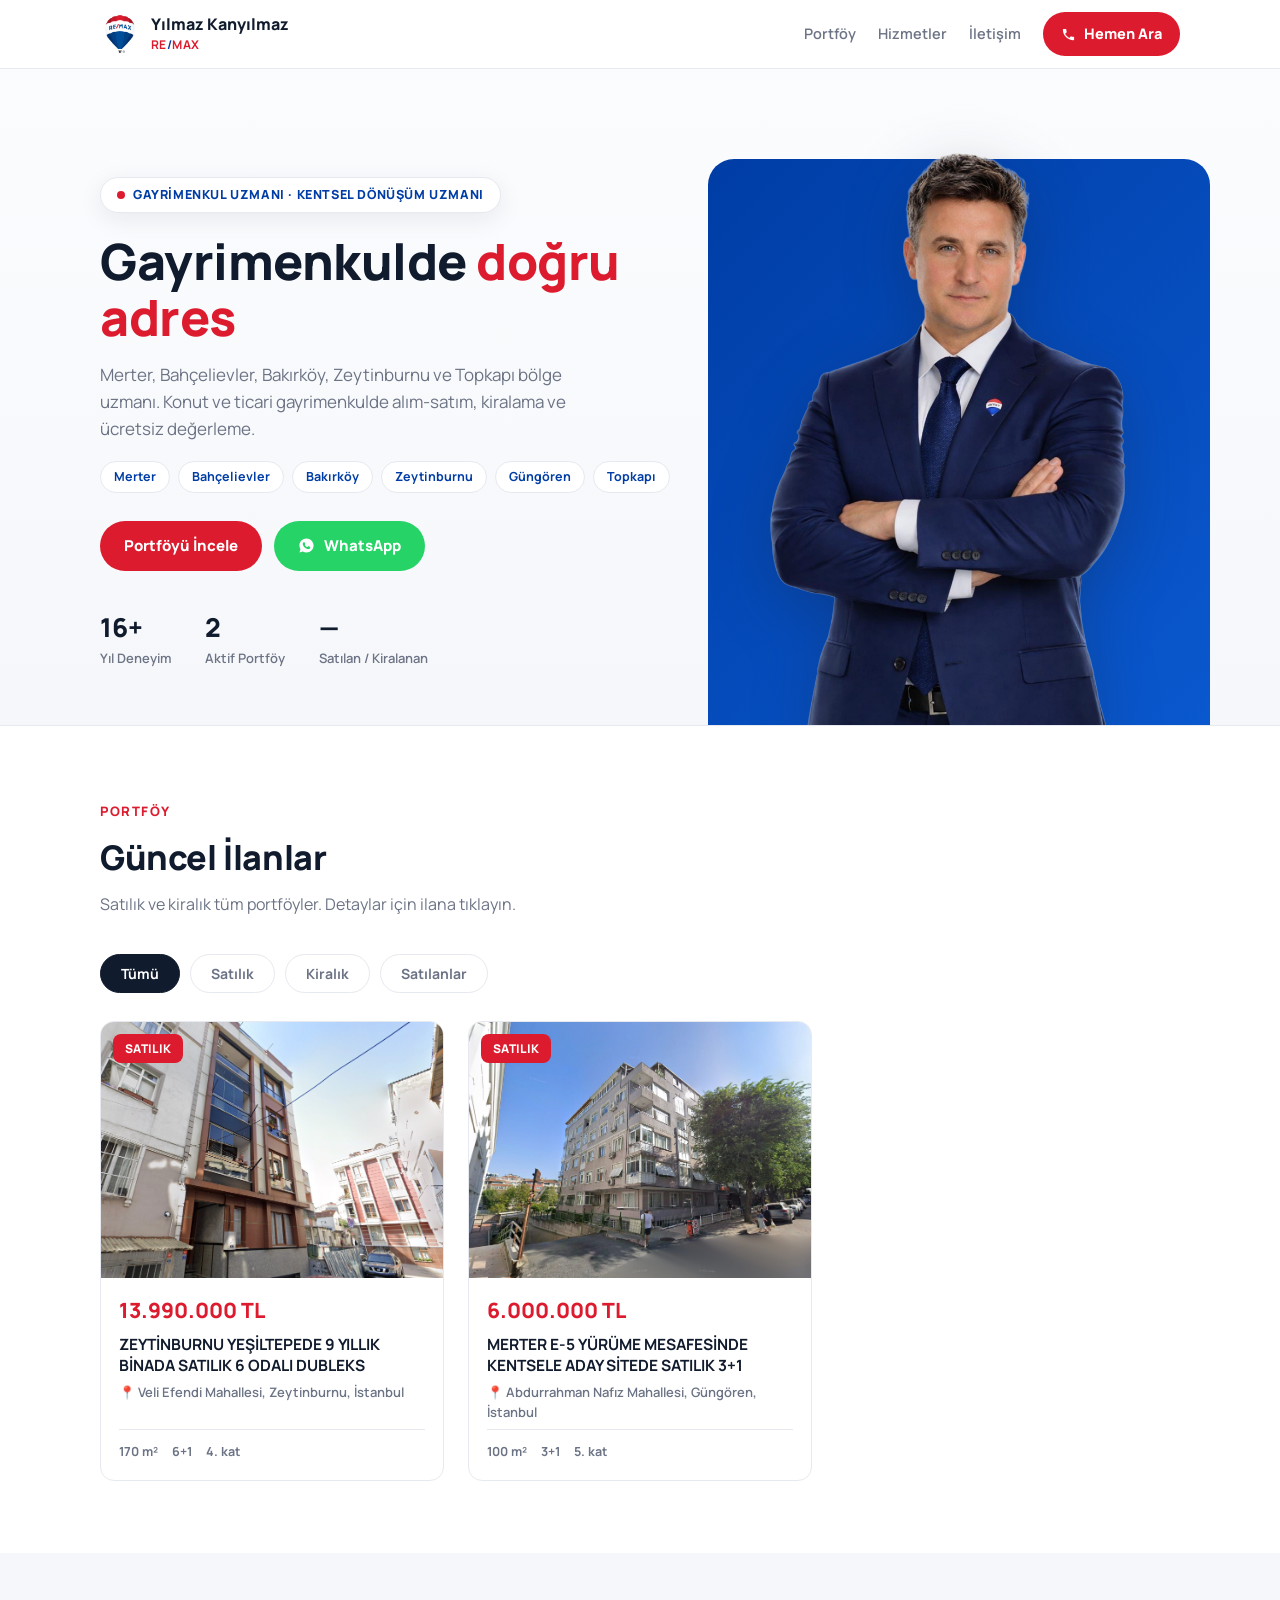
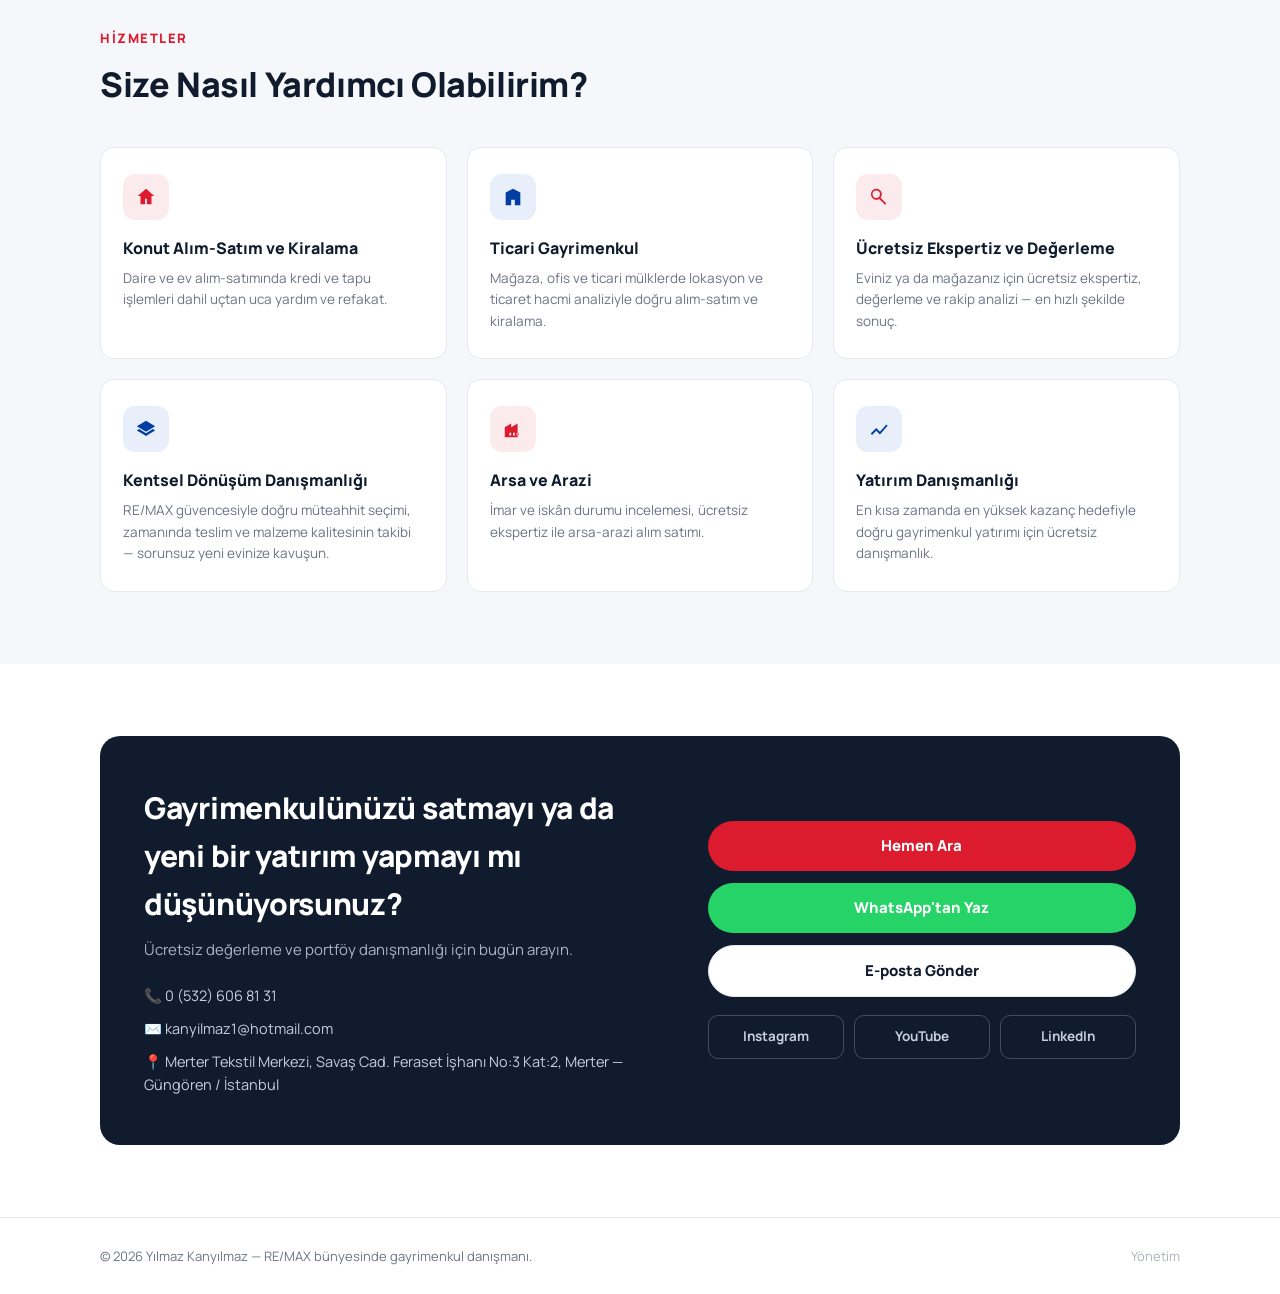
<file: index.html>
<!DOCTYPE html>
<html lang="tr">
<head>
<meta charset="UTF-8">
<meta name="viewport" content="width=device-width, initial-scale=1.0">
<title>Yılmaz Kanyılmaz | RE/MAX — Gayrimenkul Danışmanı · Merter, Bakırköy, Bahçelievler, Zeytinburnu</title>
<meta name="description" content="Yılmaz Kanyılmaz — RE/MAX bünyesinde gayrimenkul danışmanı ve kentsel dönüşüm uzmanı. Merter, Bahçelievler, Bakırköy, Zeytinburnu ve Topkapı'da satılık ve kiralık portföyler, ücretsiz değerleme.">
<meta property="og:title" content="Yılmaz Kanyılmaz | RE/MAX">
<meta property="og:description" content="Merter, Bahçelievler, Bakırköy, Zeytinburnu ve Topkapı'da satılık ve kiralık gayrimenkul portföyleri. 16 yıllık deneyim, ücretsiz değerleme.">
<meta property="og:image" content="https://remaxyilmaz.com/gorseller/yilmaz-kanyilmaz.jpg">
<link rel="icon" type="image/jpeg" href="gorseller/remax-balon.jpg">
<link rel="preconnect" href="https://fonts.googleapis.com">
<link rel="preconnect" href="https://fonts.gstatic.com" crossorigin>
<link href="https://fonts.googleapis.com/css2?family=Manrope:wght@400;600;700;800&display=swap" rel="stylesheet">
<link rel="stylesheet" href="css/stil.css">
</head>
<body>

<header class="ustbar">
  <div class="sarici ustbar-ic">
    <a class="marka" href="#">
      <img src="gorseller/remax-balon.jpg" alt="RE/MAX">
      <span class="marka-yazi">
        <span class="ad">Yılmaz Kanyılmaz</span><br>
        <span class="ofis"><span class="re">RE</span><span class="mx">/</span><span class="re">MAX</span></span>
      </span>
    </a>
    <nav class="ust-linkler">
      <a href="#ilanlar" class="gizle-mobil">Portföy</a>
      <a href="#hizmetler" class="gizle-mobil">Hizmetler</a>
      <a href="#iletisim" class="gizle-mobil">İletişim</a>
      <a class="ara-btn" id="ustAraBtn" href="#">
        <svg width="15" height="15" viewBox="0 0 24 24" fill="currentColor"><path d="M6.6 10.8c1.4 2.8 3.8 5.1 6.6 6.6l2.2-2.2c.3-.3.7-.4 1-.2 1.1.4 2.3.6 3.6.6.6 0 1 .4 1 1V20c0 .6-.4 1-1 1C10.6 21 3 13.4 3 4c0-.6.4-1 1-1h3.5c.6 0 1 .4 1 1 0 1.2.2 2.4.6 3.6.1.3 0 .7-.2 1l-2.3 2.2z"/></svg>
        <span id="ustAraYazi">Hemen Ara</span>
      </a>
    </nav>
  </div>
</header>

<section class="hero">
  <div class="sarici hero-ic">
    <div class="hero-metin">
      <span class="rozet"><span class="nokta"></span> GAYRİMENKUL UZMANI · KENTSEL DÖNÜŞÜM UZMANI</span>
      <h1>Gayrimenkulde <span class="vurgu">doğru adres</span></h1>
      <p class="alt">Merter, Bahçelievler, Bakırköy, Zeytinburnu ve Topkapı bölge uzmanı. Konut ve ticari gayrimenkulde alım-satım, kiralama ve ücretsiz değerleme.</p>
      <div class="bolge-cipleri">
        <span>Merter</span><span>Bahçelievler</span><span>Bakırköy</span><span>Zeytinburnu</span><span>Güngören</span><span>Topkapı</span>
      </div>
      <div class="hero-btnler">
        <a class="btn btn-kirmizi" href="#ilanlar">Portföyü İncele</a>
        <a class="btn btn-yesil" id="heroWhatsapp" href="#" target="_blank" rel="noopener">
          <svg width="17" height="17" viewBox="0 0 24 24" fill="currentColor"><path d="M12 2C6.5 2 2 6.4 2 11.9c0 1.9.5 3.7 1.5 5.3L2 22l4.9-1.4c1.5.9 3.3 1.3 5.1 1.3 5.5 0 10-4.4 10-9.9S17.5 2 12 2zm5 13.9c-.2.6-1.2 1.2-1.7 1.2-.4.1-1 .1-1.6-.1-.4-.1-.9-.3-1.5-.5-2.6-1.1-4.3-3.7-4.4-3.9-.1-.2-1.1-1.4-1.1-2.7 0-1.3.7-1.9.9-2.2.2-.3.5-.3.7-.3h.5c.2 0 .4-.1.6.4.2.6.8 1.9.8 2 .1.1.1.3 0 .5-.3.6-.7.9-.5 1.2.7 1.2 1.6 2 2.8 2.6.3.2.5.1.7-.1l.9-1c.2-.3.4-.2.7-.1l2 .9c.3.2.5.3.5.4.1.1.1.5-.3 1.1z"/></svg>
          WhatsApp
        </a>
      </div>
      <div class="hero-istatistik">
        <div class="ist"><div class="sayi">16+</div><div class="aciklama">Yıl Deneyim</div></div>
        <div class="ist"><div class="sayi" id="istAktif">—</div><div class="aciklama">Aktif Portföy</div></div>
        <div class="ist"><div class="sayi" id="istSatilan">—</div><div class="aciklama">Satılan / Kiralanan</div></div>
      </div>
    </div>
    <div class="hero-foto">
      <div class="halka"></div>
      <img src="gorseller/yilmaz-kanyilmaz-kesim-web.png" alt="Yılmaz Kanyılmaz — Gayrimenkul Danışmanı">
    </div>
  </div>
</section>

<section class="bolum" id="ilanlar">
  <div class="sarici">
    <div class="bolum-baslik">
      <span class="etiket">Portföy</span>
      <h2>Güncel İlanlar</h2>
      <p>Satılık ve kiralık tüm portföyler. Detaylar için ilana tıklayın.</p>
    </div>
    <div class="filtreler" id="filtreler">
      <button class="filtre secili" data-filtre="hepsi">Tümü</button>
      <button class="filtre" data-filtre="satilik">Satılık</button>
      <button class="filtre" data-filtre="kiralik">Kiralık</button>
      <button class="filtre" data-filtre="satildi">Satılanlar</button>
    </div>
    <div class="ilan-izgara" id="ilanIzgara"></div>
    <div class="bos-durum gizli" id="bosDurum">
      <div class="buyuk">Şu anda bu kategoride ilan bulunmuyor</div>
      <div>Yeni portföyler için beni arayabilirsiniz.</div>
    </div>
  </div>
</section>

<section class="bolum" id="hizmetler" style="background:var(--zemin)">
  <div class="sarici">
    <div class="bolum-baslik">
      <span class="etiket">Hizmetler</span>
      <h2>Size Nasıl Yardımcı Olabilirim?</h2>
    </div>
    <div class="hizmet-izgara">
      <div class="hizmet">
        <div class="ikon"><svg width="22" height="22" viewBox="0 0 24 24" fill="currentColor"><path d="M12 3l9 8h-3v9h-5v-6h-2v6H6v-9H3l9-8z"/></svg></div>
        <h3>Konut Alım-Satım ve Kiralama</h3>
        <p>Daire ve ev alım-satımında kredi ve tapu işlemleri dahil uçtan uca yardım ve refakat.</p>
      </div>
      <div class="hizmet">
        <div class="ikon"><svg width="22" height="22" viewBox="0 0 24 24" fill="currentColor"><path d="M4 21V7l8-4 8 4v14h-6v-6h-4v6H4z"/></svg></div>
        <h3>Ticari Gayrimenkul</h3>
        <p>Mağaza, ofis ve ticari mülklerde lokasyon ve ticaret hacmi analiziyle doğru alım-satım ve kiralama.</p>
      </div>
      <div class="hizmet">
        <div class="ikon"><svg width="22" height="22" viewBox="0 0 24 24" fill="currentColor"><path d="M9 3a6 6 0 014.7 9.7l6.3 6.3-1.4 1.4-6.3-6.3A6 6 0 119 3zm0 2a4 4 0 100 8 4 4 0 000-8z"/></svg></div>
        <h3>Ücretsiz Ekspertiz ve Değerleme</h3>
        <p>Eviniz ya da mağazanız için ücretsiz ekspertiz, değerleme ve rakip analizi — en hızlı şekilde sonuç.</p>
      </div>
      <div class="hizmet">
        <div class="ikon"><svg width="22" height="22" viewBox="0 0 24 24" fill="currentColor"><path d="M12 3L2 9l10 6 10-6-10-6zm0 13.5L4.5 12 2 13.5l10 6 10-6-2.5-1.5L12 16.5z"/></svg></div>
        <h3>Kentsel Dönüşüm Danışmanlığı</h3>
        <p>RE/MAX güvencesiyle doğru müteahhit seçimi, zamanında teslim ve malzeme kalitesinin takibi — sorunsuz yeni evinize kavuşun.</p>
      </div>
      <div class="hizmet">
        <div class="ikon"><svg width="22" height="22" viewBox="0 0 24 24" fill="currentColor"><path d="M3 21V10l7-4v4l7-4v15H3zm9-2h2v-3h-2v3zm-4 0h2v-3H8v3zm8 0h2v-3h-2v3z"/></svg></div>
        <h3>Arsa ve Arazi</h3>
        <p>İmar ve iskân durumu incelemesi, ücretsiz ekspertiz ile arsa-arazi alım satımı.</p>
      </div>
      <div class="hizmet">
        <div class="ikon"><svg width="22" height="22" viewBox="0 0 24 24" fill="currentColor"><path d="M3 17l6-6 4 4 7-8 1.4 1.4L13 18l-4-4-4.6 4.6L3 17z"/></svg></div>
        <h3>Yatırım Danışmanlığı</h3>
        <p>En kısa zamanda en yüksek kazanç hedefiyle doğru gayrimenkul yatırımı için ücretsiz danışmanlık.</p>
      </div>
    </div>
  </div>
</section>

<section class="bolum" id="iletisim">
  <div class="sarici">
    <div class="iletisim-kutu">
      <div>
        <h2>Gayrimenkulünüzü satmayı ya da yeni bir yatırım yapmayı mı düşünüyorsunuz?</h2>
        <p class="alt">Ücretsiz değerleme ve portföy danışmanlığı için bugün arayın.</p>
        <div class="iletisim-detay">
          <a id="iletisimTel" href="#">📞 <span id="iletisimTelYazi"></span></a>
          <a id="iletisimEposta" href="#">✉️ <span id="iletisimEpostaYazi"></span></a>
          <span id="iletisimAdres">📍</span>
        </div>
      </div>
      <div class="iletisim-btnler">
        <a class="btn btn-kirmizi" id="iletisimAraBtn" href="#">Hemen Ara</a>
        <a class="btn btn-yesil" id="iletisimWhatsapp" href="#" target="_blank" rel="noopener">WhatsApp'tan Yaz</a>
        <a class="btn btn-cerceve" id="iletisimMailBtn" href="#" style="background:#fff">E-posta Gönder</a>
        <div class="sosyal-linkler">
          <a id="sosyalInstagram" href="#" target="_blank" rel="noopener" aria-label="Instagram">Instagram</a>
          <a id="sosyalYoutube" href="#" target="_blank" rel="noopener" aria-label="YouTube">YouTube</a>
          <a id="sosyalLinkedin" href="#" target="_blank" rel="noopener" aria-label="LinkedIn">LinkedIn</a>
        </div>
      </div>
    </div>
  </div>
</section>

<footer class="altbilgi">
  <div class="sarici altbilgi-ic">
    <span>© <span id="yil"></span> Yılmaz Kanyılmaz — RE/MAX bünyesinde gayrimenkul danışmanı.</span>
    <a class="yonetim" href="admin.html">Yönetim</a>
  </div>
</footer>

<script src="js/config.js"></script>
<script src="js/site.js"></script>
</body>
</html>
</file>
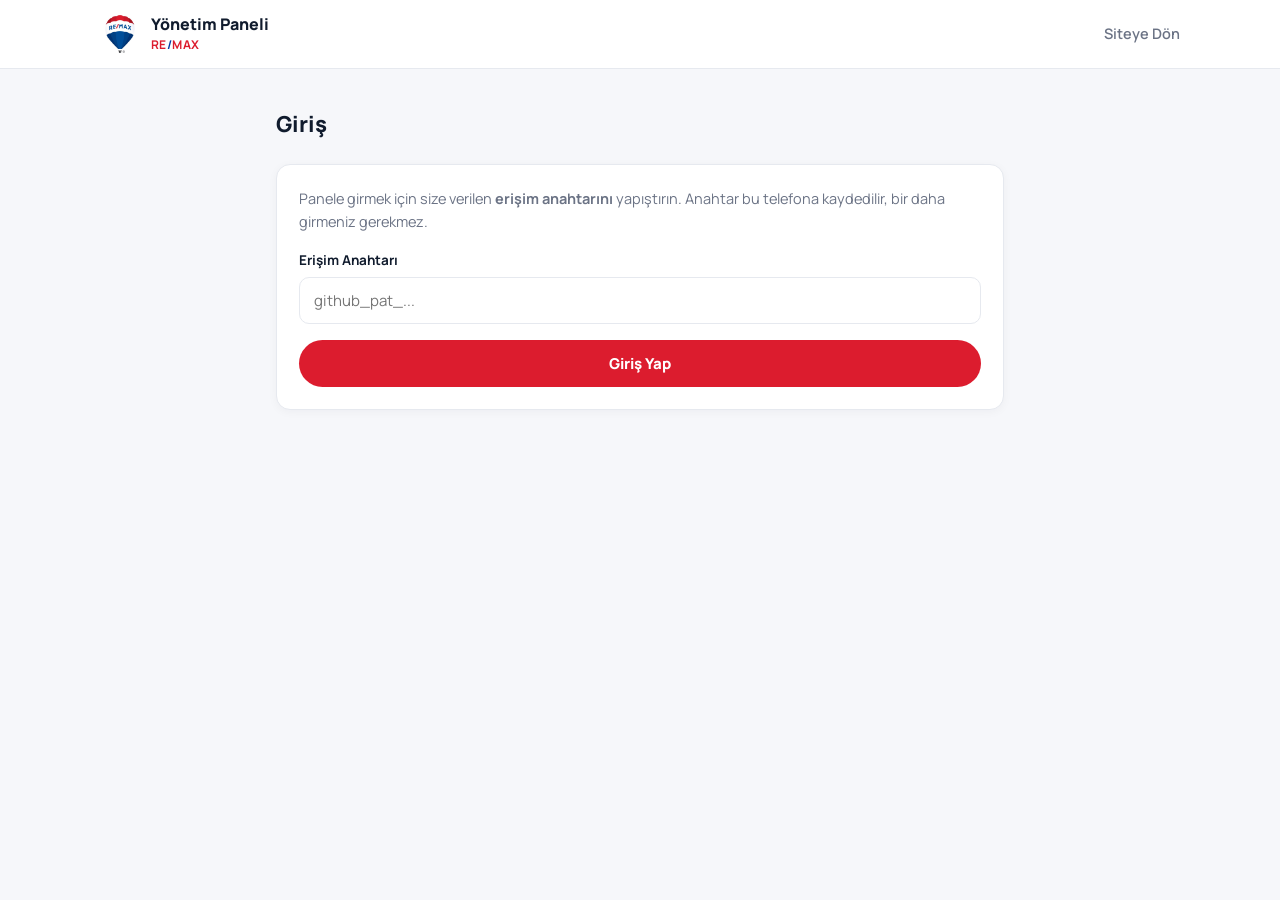
<file: admin.html>
<!DOCTYPE html>
<html lang="tr">
<head>
<meta charset="UTF-8">
<meta name="viewport" content="width=device-width, initial-scale=1.0">
<title>Yönetim Paneli | RE/MAX Yılmaz Kanyılmaz</title>
<meta name="robots" content="noindex,nofollow">
<link rel="icon" type="image/jpeg" href="gorseller/remax-balon.jpg">
<link rel="preconnect" href="https://fonts.googleapis.com">
<link rel="preconnect" href="https://fonts.gstatic.com" crossorigin>
<link href="https://fonts.googleapis.com/css2?family=Manrope:wght@400;600;700;800&display=swap" rel="stylesheet">
<link rel="stylesheet" href="css/stil.css">
</head>
<body class="yonetim-govde">

<header class="ustbar">
  <div class="sarici ustbar-ic">
    <a class="marka" href="index.html">
      <img src="gorseller/remax-balon.jpg" alt="RE/MAX">
      <span class="marka-yazi">
        <span class="ad">Yönetim Paneli</span><br>
        <span class="ofis"><span class="re">RE</span><span class="mx">/</span><span class="re">MAX</span></span>
      </span>
    </a>
    <nav class="ust-linkler">
      <a href="index.html">Siteye Dön</a>
    </nav>
  </div>
</header>

<div class="panel">

  <!-- GİRİŞ EKRANI -->
  <div id="girisEkrani" class="gizli">
    <div class="panel-baslik"><h1>Giriş</h1></div>
    <div class="kart">
      <p style="margin-bottom:16px;color:var(--soluk);font-size:14.5px">
        Panele girmek için size verilen <strong>erişim anahtarını</strong> yapıştırın.
        Anahtar bu telefona kaydedilir, bir daha girmeniz gerekmez.
      </p>
      <div class="form-grup">
        <label for="anahtarGirdi">Erişim Anahtarı</label>
        <input type="password" id="anahtarGirdi" placeholder="github_pat_..." autocomplete="off">
      </div>
      <button class="btn btn-kirmizi tam-btn" id="girisBtn">Giriş Yap</button>
    </div>
  </div>

  <!-- İLAN LİSTESİ -->
  <div id="listeEkrani" class="gizli">
    <div class="panel-baslik">
      <h1>İlanlarım</h1>
      <button class="btn btn-kirmizi" id="yeniIlanBtn">+ Yeni İlan</button>
    </div>
    <div id="ilanListesi"></div>
    <div class="bos-durum gizli" id="listeBos">
      <div class="buyuk">Henüz ilan yok</div>
      <div>"+ Yeni İlan" butonuyla ilk ilanınızı ekleyin.</div>
    </div>
    <div style="text-align:center;margin-top:26px">
      <button class="kucuk-btn" id="cikisBtn">Çıkış Yap</button>
    </div>
  </div>

  <!-- İLAN FORMU -->
  <div id="formEkrani" class="gizli">
    <div class="panel-baslik">
      <h1 id="formBaslik">Yeni İlan</h1>
      <button class="kucuk-btn" id="formGeriBtn">← Vazgeç</button>
    </div>
    <div class="kart">
      <div class="form-grup">
        <label>İlan Tipi</label>
        <div class="sekme-btnler" id="tipSecim">
          <button type="button" class="filtre secili" data-deger="satilik">SATILIK</button>
          <button type="button" class="filtre" data-deger="kiralik">KİRALIK</button>
        </div>
      </div>
      <div class="form-grup">
        <label for="fBaslik">İlan Başlığı</label>
        <input id="fBaslik" placeholder="Örn: Merter'de Yeni Binada 3+1 Daire">
      </div>
      <div class="form-satir">
        <div class="form-grup">
          <label for="fFiyat">Fiyat (TL)</label>
          <input id="fFiyat" type="text" inputmode="numeric" placeholder="Örn: 5500000">
        </div>
        <div class="form-grup">
          <label for="fKategori">Kategori</label>
          <select id="fKategori">
            <option>Daire</option><option>Residence</option><option>Müstakil Ev</option>
            <option>Villa</option><option>İş Yeri</option><option>Ofis</option>
            <option>Arsa</option><option>Bina</option><option>Diğer</option>
          </select>
        </div>
      </div>
      <div class="form-satir">
        <div class="form-grup">
          <label for="fIlce">İlçe</label>
          <input id="fIlce" list="ilceListe" placeholder="Örn: Güngören">
          <datalist id="ilceListe">
            <option value="Güngören"></option><option value="Bahçelievler"></option>
            <option value="Bakırköy"></option><option value="Zeytinburnu"></option>
            <option value="Fatih"></option><option value="Esenler"></option>
            <option value="Bağcılar"></option><option value="Küçükçekmece"></option>
          </datalist>
        </div>
        <div class="form-grup">
          <label for="fMahalle">Mahalle / Semt <span class="istege">(isteğe bağlı)</span></label>
          <input id="fMahalle" placeholder="Örn: Merter">
        </div>
      </div>
      <div class="form-satir">
        <div class="form-grup">
          <label for="fM2brut">Brüt m² <span class="istege">(isteğe bağlı)</span></label>
          <input id="fM2brut" type="text" inputmode="numeric" placeholder="Örn: 120">
        </div>
        <div class="form-grup">
          <label for="fM2net">Net m² <span class="istege">(isteğe bağlı)</span></label>
          <input id="fM2net" type="text" inputmode="numeric" placeholder="Örn: 95">
        </div>
      </div>
      <div class="form-satir">
        <div class="form-grup">
          <label for="fOda">Oda Sayısı <span class="istege">(isteğe bağlı)</span></label>
          <input id="fOda" list="odaListe" placeholder="Örn: 3+1">
          <datalist id="odaListe">
            <option value="1+0"></option><option value="1+1"></option><option value="2+1"></option>
            <option value="3+1"></option><option value="4+1"></option><option value="5+1"></option>
          </datalist>
        </div>
        <div class="form-grup">
          <label for="fBinaYasi">Bina Yaşı <span class="istege">(isteğe bağlı)</span></label>
          <input id="fBinaYasi" placeholder="Örn: 5">
        </div>
      </div>
      <div class="form-satir">
        <div class="form-grup">
          <label for="fKat">Bulunduğu Kat <span class="istege">(isteğe bağlı)</span></label>
          <input id="fKat" placeholder="Örn: 3">
        </div>
        <div class="form-grup">
          <label for="fKatSayisi">Binadaki Kat Sayısı <span class="istege">(isteğe bağlı)</span></label>
          <input id="fKatSayisi" placeholder="Örn: 8">
        </div>
      </div>
      <div class="form-satir">
        <div class="form-grup">
          <label for="fIsitma">Isıtma <span class="istege">(isteğe bağlı)</span></label>
          <input id="fIsitma" list="isitmaListe" placeholder="Örn: Kombi (Doğalgaz)">
          <datalist id="isitmaListe">
            <option value="Kombi (Doğalgaz)"></option><option value="Merkezi"></option>
            <option value="Merkezi (Pay Ölçer)"></option><option value="Yerden Isıtma"></option>
            <option value="Klima"></option><option value="Yok"></option>
          </datalist>
        </div>
        <div class="form-grup">
          <label for="fBanyo">Banyo Sayısı <span class="istege">(isteğe bağlı)</span></label>
          <input id="fBanyo" placeholder="Örn: 2">
        </div>
      </div>
      <div class="form-satir">
        <div class="form-grup">
          <label for="fBalkon">Balkon <span class="istege">(isteğe bağlı)</span></label>
          <select id="fBalkon"><option value=""></option><option>Var</option><option>Yok</option></select>
        </div>
        <div class="form-grup">
          <label for="fEsyali">Eşyalı <span class="istege">(isteğe bağlı)</span></label>
          <select id="fEsyali"><option value=""></option><option>Evet</option><option>Hayır</option></select>
        </div>
      </div>
      <div class="form-satir">
        <div class="form-grup">
          <label for="fAidat">Aidat (TL) <span class="istege">(isteğe bağlı)</span></label>
          <input id="fAidat" type="text" inputmode="numeric" placeholder="Örn: 1500">
        </div>
        <div class="form-grup">
          <label for="fKredi">Krediye Uygun <span class="istege">(isteğe bağlı)</span></label>
          <select id="fKredi"><option value=""></option><option>Evet</option><option>Hayır</option></select>
        </div>
      </div>
      <div class="form-grup">
        <label for="fTapu">Tapu Durumu <span class="istege">(isteğe bağlı)</span></label>
        <input id="fTapu" list="tapuListe" placeholder="Örn: Kat Mülkiyetli">
        <datalist id="tapuListe">
          <option value="Kat Mülkiyetli"></option><option value="Kat İrtifaklı"></option>
          <option value="Arsa Tapulu"></option><option value="Hisseli Tapu"></option>
        </datalist>
      </div>
      <div class="form-grup">
        <label for="fAciklama">İlan Açıklaması</label>
        <textarea id="fAciklama" placeholder="Dairenin özelliklerini, konumunu ve öne çıkan yönlerini yazın…"></textarea>
      </div>
      <div class="form-grup">
        <label>Fotoğraflar <span class="istege">(ilk fotoğraf kapak olur)</span></label>
        <input type="file" id="fFotolar" accept="image/*" multiple style="display:none">
        <button type="button" class="btn btn-cerceve tam-btn" id="fotoEkleBtn">📷 Fotoğraf Ekle</button>
        <div class="foto-onizleme" id="fotoOnizleme"></div>
        <p class="foto-ipucu gizli" id="fotoIpucu">💡 İlk fotoğraf kapaktır. Sırayı değiştirmek için fotoğrafı <strong>⠿</strong> işaretinden tutup sürükleyin ya da <strong>KAPAK YAP</strong>'a dokunun.</p>
      </div>
      <div class="form-grup" id="satildiGrup">
        <label style="display:flex;align-items:center;gap:10px;cursor:pointer">
          <input type="checkbox" id="fSatildi" style="width:20px;height:20px">
          <span id="satildiEtiket">Satıldı / Kiralandı olarak işaretle</span>
        </label>
      </div>
      <button class="btn btn-kirmizi tam-btn" id="yayinlaBtn" style="font-size:16px;padding:15px">YAYINLA</button>
    </div>
  </div>

</div>

<div class="durum-mesaj gizli" id="durumMesaj"></div>

<script src="js/config.js"></script>
<script src="js/admin.js"></script>
</body>
</html>
</file>
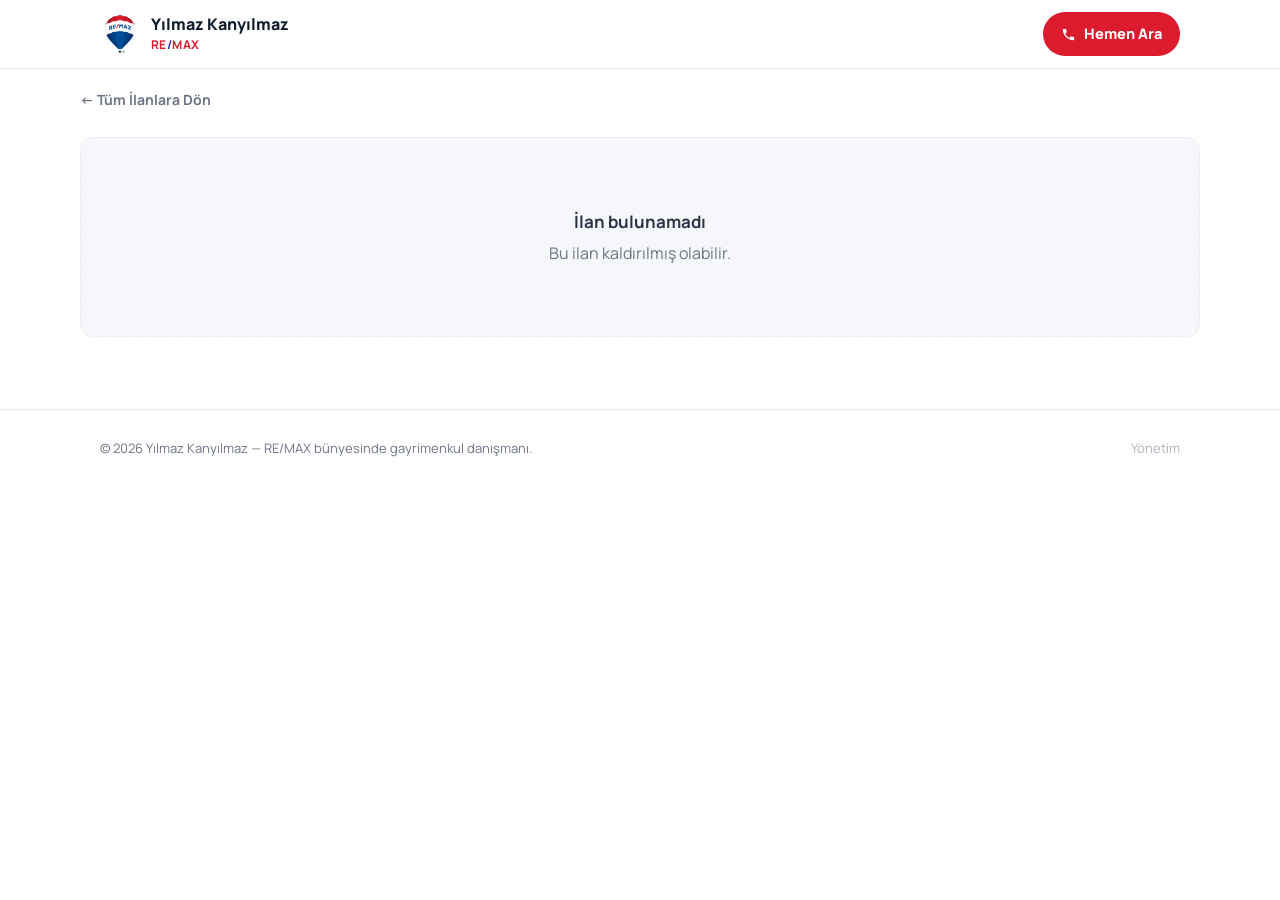
<file: ilan.html>
<!DOCTYPE html>
<html lang="tr">
<head>
<meta charset="UTF-8">
<meta name="viewport" content="width=device-width, initial-scale=1.0">
<title>İlan Detayı | Yılmaz Kanyılmaz — RE/MAX</title>
<meta name="robots" content="index,follow">
<link rel="icon" type="image/jpeg" href="gorseller/remax-balon.jpg">
<link rel="preconnect" href="https://fonts.googleapis.com">
<link rel="preconnect" href="https://fonts.gstatic.com" crossorigin>
<link href="https://fonts.googleapis.com/css2?family=Manrope:wght@400;600;700;800&display=swap" rel="stylesheet">
<link rel="stylesheet" href="css/stil.css">
</head>
<body>

<header class="ustbar">
  <div class="sarici ustbar-ic">
    <a class="marka" href="index.html">
      <img src="gorseller/remax-balon.jpg" alt="RE/MAX">
      <span class="marka-yazi">
        <span class="ad">Yılmaz Kanyılmaz</span><br>
        <span class="ofis"><span class="re">RE</span><span class="mx">/</span><span class="re">MAX</span></span>
      </span>
    </a>
    <nav class="ust-linkler">
      <a class="ara-btn" id="ustAraBtn" href="#">
        <svg width="15" height="15" viewBox="0 0 24 24" fill="currentColor"><path d="M6.6 10.8c1.4 2.8 3.8 5.1 6.6 6.6l2.2-2.2c.3-.3.7-.4 1-.2 1.1.4 2.3.6 3.6.6.6 0 1 .4 1 1V20c0 .6-.4 1-1 1C10.6 21 3 13.4 3 4c0-.6.4-1 1-1h3.5c.6 0 1 .4 1 1 0 1.2.2 2.4.6 3.6.1.3 0 .7-.2 1l-2.3 2.2z"/></svg>
        Hemen Ara
      </a>
    </nav>
  </div>
</header>

<div class="sarici geri-bar">
  <a class="geri-link" href="index.html#ilanlar">← Tüm İlanlara Dön</a>
</div>

<main class="sarici detay-ic" id="detay">
  <div class="bos-durum" id="yukleniyor" style="grid-column:1/-1">
    <div class="buyuk">İlan yükleniyor…</div>
  </div>
</main>

<footer class="altbilgi">
  <div class="sarici altbilgi-ic">
    <span>© <span id="yil"></span> Yılmaz Kanyılmaz — RE/MAX bünyesinde gayrimenkul danışmanı.</span>
    <a class="yonetim" href="admin.html">Yönetim</a>
  </div>
</footer>

<script src="js/config.js"></script>
<script src="js/ilan.js"></script>
</body>
</html>
</file>
<file: css/stil.css>
/* RE/MAX Yılmaz Kanyılmaz — site stilleri */
:root{
  --kirmizi:#DC1C2E;
  --kirmizi-koyu:#B5121F;
  --lacivert:#003DA5;
  --koyu:#101B2D;
  --metin:#2A3345;
  --soluk:#6B7385;
  --cizgi:#E6E9EF;
  --zemin:#F6F7FA;
  --beyaz:#FFFFFF;
  --radius:14px;
  --golge:0 6px 24px rgba(16,27,45,.08);
}
*{margin:0;padding:0;box-sizing:border-box}
html{scroll-behavior:smooth}
body{
  font-family:'Manrope',-apple-system,'Segoe UI',sans-serif;
  color:var(--metin);
  background:var(--beyaz);
  line-height:1.6;
  -webkit-font-smoothing:antialiased;
}
img{max-width:100%;display:block}
a{color:inherit;text-decoration:none}
button{font-family:inherit;cursor:pointer}
.sarici{max-width:1120px;margin:0 auto;padding:0 20px}

/* ---------- Üst bar ---------- */
.ustbar{
  position:sticky;top:0;z-index:50;
  background:rgba(255,255,255,.94);
  backdrop-filter:blur(10px);
  border-bottom:1px solid var(--cizgi);
}
.ustbar-ic{display:flex;align-items:center;justify-content:space-between;height:68px;gap:12px}
.marka{display:flex;align-items:center;gap:11px;min-width:0}
.marka img{width:40px;height:40px;object-fit:contain}
.marka-yazi{line-height:1.2;min-width:0}
.marka-yazi .ad{font-weight:800;font-size:16px;color:var(--koyu);white-space:nowrap}
.marka-yazi .ofis{font-size:12px;font-weight:700;letter-spacing:.4px}
.marka-yazi .ofis .re{color:var(--kirmizi)}
.marka-yazi .ofis .mx{color:var(--lacivert)}
.ust-linkler{display:flex;align-items:center;gap:22px;font-weight:600;font-size:14.5px;color:var(--soluk)}
.ust-linkler a:hover{color:var(--koyu)}
.ara-btn{
  display:inline-flex;align-items:center;gap:8px;
  background:var(--kirmizi);color:#fff;font-weight:800;font-size:14.5px;
  padding:10px 18px;border-radius:999px;transition:background .15s;white-space:nowrap;
}
.ara-btn:hover{background:var(--kirmizi-koyu)}
@media(max-width:720px){.ust-linkler .gizle-mobil{display:none}}
@media(max-width:520px){
  .marka-yazi .ad{font-size:14px}
  .ara-btn{padding:9px 14px;font-size:13.5px}
  .ust-linkler{gap:12px}
}

/* ---------- Hero ---------- */
.hero{background:linear-gradient(180deg,#FBFCFE 0%,var(--zemin) 100%);border-bottom:1px solid var(--cizgi);overflow:hidden}
.hero-ic{display:grid;grid-template-columns:1.15fr .85fr;gap:40px;align-items:end;padding-top:56px}
.hero-metin{padding-bottom:56px}
.rozet{
  display:inline-flex;align-items:center;gap:8px;
  background:#fff;border:1px solid var(--cizgi);border-radius:999px;
  padding:8px 16px;font-size:12.5px;font-weight:800;color:var(--lacivert);
  letter-spacing:.6px;line-height:1.45;
  box-shadow:var(--golge);margin-bottom:20px;
}
.rozet .nokta{flex-shrink:0}
.rozet .nokta{width:8px;height:8px;border-radius:50%;background:var(--kirmizi)}
.hero h1{font-size:clamp(30px,4.6vw,50px);font-weight:800;color:var(--koyu);line-height:1.12;letter-spacing:-.5px}
.hero h1 .vurgu{color:var(--kirmizi)}
.hero p.alt{margin-top:16px;font-size:17px;color:var(--soluk);max-width:480px}
.hero-btnler{display:flex;flex-wrap:wrap;gap:12px;margin-top:28px}
.btn{
  display:inline-flex;align-items:center;justify-content:center;gap:9px;
  padding:13px 24px;border-radius:999px;font-weight:800;font-size:15px;
  border:none;transition:transform .12s,background .15s,box-shadow .15s;
}
.btn:active{transform:scale(.97)}
.btn-kirmizi{background:var(--kirmizi);color:#fff}
.btn-kirmizi:hover{background:var(--kirmizi-koyu)}
.btn-cerceve{background:#fff;color:var(--koyu);border:1.5px solid var(--cizgi)}
.btn-cerceve:hover{border-color:#c9cfda}
.btn-yesil{background:#25D366;color:#fff}
.btn-yesil:hover{background:#1FB858}
.bolge-cipleri{display:flex;flex-wrap:wrap;gap:8px;margin-top:18px}
.bolge-cipleri span{
  background:#fff;border:1px solid var(--cizgi);border-radius:999px;
  padding:5px 13px;font-size:12.5px;font-weight:700;color:var(--lacivert);
}
.hero-istatistik{display:flex;gap:34px;margin-top:36px}
.ist .sayi{font-size:26px;font-weight:800;color:var(--koyu)}
.ist .aciklama{font-size:13px;color:var(--soluk);font-weight:600}
.hero-foto{position:relative;align-self:end}
.hero-foto .halka{
  position:absolute;inset:auto -30px -120px -30px;top:34px;
  background:linear-gradient(135deg,var(--lacivert),#0B5BD3);
  border-radius:26px 26px 0 0;
}
.hero-foto img{position:relative;z-index:1;width:100%;max-width:400px;margin:0 auto;filter:drop-shadow(0 18px 30px rgba(16,27,45,.25))}
@media(max-width:860px){
  .hero-ic{grid-template-columns:1fr;gap:0}
  .hero-metin{padding-bottom:36px}
  .hero-foto{max-width:330px;margin:0 auto}
  .hero-istatistik{gap:24px}
}

/* ---------- Bölümler ---------- */
.bolum{padding:72px 0}
.bolum-baslik{margin-bottom:36px}
.bolum-baslik .etiket{font-size:13px;font-weight:800;letter-spacing:1.5px;color:var(--kirmizi);text-transform:uppercase}
.bolum-baslik h2{font-size:clamp(24px,3.2vw,34px);font-weight:800;color:var(--koyu);letter-spacing:-.4px;margin-top:6px}
.bolum-baslik p{color:var(--soluk);margin-top:8px;max-width:560px}

/* ---------- Filtre ---------- */
.filtreler{display:flex;flex-wrap:wrap;gap:10px;margin-bottom:28px}
.filtre{
  padding:9px 20px;border-radius:999px;font-weight:700;font-size:14px;
  background:#fff;border:1.5px solid var(--cizgi);color:var(--soluk);transition:all .15s;
}
.filtre:hover{border-color:#c9cfda;color:var(--koyu)}
.filtre.secili{background:var(--koyu);border-color:var(--koyu);color:#fff}

/* ---------- İlan kartları ---------- */
.ilan-izgara{display:grid;grid-template-columns:repeat(3,1fr);gap:24px}
@media(max-width:960px){.ilan-izgara{grid-template-columns:repeat(2,1fr)}}
@media(max-width:600px){.ilan-izgara{grid-template-columns:1fr}}
.ilan-kart{
  background:#fff;border:1px solid var(--cizgi);border-radius:var(--radius);
  overflow:hidden;transition:transform .15s,box-shadow .15s;display:flex;flex-direction:column;
}
.ilan-kart:hover{transform:translateY(-4px);box-shadow:var(--golge)}
.ilan-kart .foto{position:relative;aspect-ratio:4/3;background:#E9EDF3;overflow:hidden}
.ilan-kart .foto img{width:100%;height:100%;object-fit:cover}
.tip-rozet{
  position:absolute;top:12px;left:12px;z-index:2;
  padding:5px 12px;border-radius:8px;font-size:12px;font-weight:800;color:#fff;letter-spacing:.3px;
}
.tip-rozet.satilik{background:var(--kirmizi)}
.tip-rozet.kiralik{background:var(--lacivert)}
.satildi-ort{
  position:absolute;inset:0;z-index:3;background:rgba(16,27,45,.55);
  display:flex;align-items:center;justify-content:center;
}
.satildi-ort span{
  background:#fff;color:var(--kirmizi);font-weight:800;font-size:15px;letter-spacing:2px;
  padding:8px 22px;border-radius:8px;transform:rotate(-6deg);border:2px solid var(--kirmizi);
}
.ilan-kart .icerik{padding:16px 18px 18px;display:flex;flex-direction:column;gap:6px;flex:1}
.ilan-kart .fiyat{font-size:21px;font-weight:800;color:var(--kirmizi)}
.ilan-kart .fiyat .donem{font-size:13px;color:var(--soluk);font-weight:600}
.ilan-kart h3{font-size:15.5px;font-weight:700;color:var(--koyu);line-height:1.35;display:-webkit-box;-webkit-line-clamp:2;-webkit-box-orient:vertical;overflow:hidden}
.ilan-kart .konum{font-size:13px;color:var(--soluk);font-weight:600;display:flex;align-items:center;gap:5px}
.ilan-kart .ozet{
  display:flex;gap:14px;margin-top:auto;padding-top:12px;border-top:1px solid var(--cizgi);
  font-size:12.5px;color:var(--soluk);font-weight:700;flex-wrap:wrap;
}
.bos-durum{
  text-align:center;padding:70px 20px;background:var(--zemin);
  border:1.5px dashed var(--cizgi);border-radius:var(--radius);color:var(--soluk);
}
.bos-durum .buyuk{font-size:17px;font-weight:700;color:var(--metin);margin-bottom:6px}

/* ---------- Hizmetler ---------- */
.hizmet-izgara{display:grid;grid-template-columns:repeat(3,1fr);gap:20px}
@media(max-width:960px){.hizmet-izgara{grid-template-columns:repeat(2,1fr)}}
@media(max-width:520px){.hizmet-izgara{grid-template-columns:1fr}}
.hizmet{
  background:#fff;border:1px solid var(--cizgi);border-radius:var(--radius);
  padding:26px 22px;
}
.hizmet .ikon{
  width:46px;height:46px;border-radius:12px;display:flex;align-items:center;justify-content:center;
  background:#FBEBEC;color:var(--kirmizi);margin-bottom:16px;
}
.hizmet:nth-child(even) .ikon{background:#E8EEFA;color:var(--lacivert)}
.hizmet h3{font-size:16px;font-weight:800;color:var(--koyu);margin-bottom:6px}
.hizmet p{font-size:13.5px;color:var(--soluk)}

/* ---------- İletişim ---------- */
.iletisim-kutu{
  background:var(--koyu);border-radius:20px;padding:48px 44px;color:#fff;
  display:grid;grid-template-columns:1.1fr .9fr;gap:40px;align-items:center;
}
@media(max-width:860px){.iletisim-kutu{grid-template-columns:1fr;padding:36px 26px}}
.iletisim-kutu h2{font-size:clamp(22px,3vw,30px);font-weight:800;letter-spacing:-.3px}
.iletisim-kutu p.alt{color:#A9B4C8;margin-top:10px;font-size:15px}
.iletisim-detay{margin-top:22px;display:flex;flex-direction:column;gap:10px;font-size:14.5px;color:#C6CEDD}
.iletisim-detay a:hover{color:#fff}
.iletisim-btnler{display:flex;flex-direction:column;gap:12px}
.iletisim-btnler .btn{width:100%}
.sosyal-linkler{display:flex;gap:10px;justify-content:center;margin-top:6px}
.sosyal-linkler a{
  flex:1;text-align:center;padding:10px 8px;border-radius:10px;
  border:1px solid rgba(255,255,255,.22);color:#C6CEDD;font-weight:700;font-size:13.5px;
}
.sosyal-linkler a:hover{color:#fff;border-color:rgba(255,255,255,.5)}

/* ---------- Alt bilgi ---------- */
.altbilgi{padding:28px 0;border-top:1px solid var(--cizgi)}
.altbilgi-ic{display:flex;align-items:center;justify-content:space-between;gap:14px;flex-wrap:wrap;font-size:13px;color:var(--soluk)}
.altbilgi a.yonetim{opacity:.55}
.altbilgi a.yonetim:hover{opacity:1}

/* ---------- İlan detay ---------- */
.geri-bar{padding:18px 0 0}
.geri-link{display:inline-flex;align-items:center;gap:7px;font-weight:700;font-size:14px;color:var(--soluk)}
.geri-link:hover{color:var(--koyu)}
.detay-ic{display:grid;grid-template-columns:1.5fr 1fr;gap:36px;padding:24px 0 72px;align-items:start}
.detay-ic > *{min-width:0}
@media(max-width:900px){.detay-ic{grid-template-columns:1fr}}
.galeri{position:relative}
.galeri .ana{
  position:relative;aspect-ratio:4/3;border-radius:var(--radius);overflow:hidden;
  background:var(--koyu);
}
.galeri .ana img{width:100%;height:100%;object-fit:contain}
.galeri .ok{
  position:absolute;top:50%;transform:translateY(-50%);z-index:2;
  width:42px;height:42px;border-radius:50%;border:none;background:rgba(255,255,255,.92);
  color:var(--koyu);font-size:19px;display:flex;align-items:center;justify-content:center;
  box-shadow:var(--golge);
}
.galeri .ok.sol{left:14px}.galeri .ok.sag{right:14px}
.galeri .sayac{
  position:absolute;bottom:12px;right:12px;z-index:2;background:rgba(16,27,45,.7);
  color:#fff;font-size:12.5px;font-weight:700;padding:4px 11px;border-radius:999px;
}
.kucukler{display:flex;gap:10px;margin-top:12px;overflow-x:auto;padding-bottom:4px}
.kucukler img{
  width:86px;height:64px;object-fit:cover;border-radius:8px;cursor:pointer;
  border:2.5px solid transparent;flex-shrink:0;opacity:.75;transition:all .12s;
}
.kucukler img.secili{border-color:var(--kirmizi);opacity:1}
.detay-bilgi .tipler{display:flex;gap:8px;margin-bottom:14px}
.detay-bilgi .tip-rozet{position:static}
.detay-fiyat{font-size:34px;font-weight:800;color:var(--kirmizi);letter-spacing:-.5px}
.detay-fiyat .donem{font-size:16px;color:var(--soluk);font-weight:600}
.detay-bilgi h1{font-size:22px;font-weight:800;color:var(--koyu);line-height:1.3;margin-top:10px}
.detay-bilgi .konum{color:var(--soluk);font-weight:600;font-size:14.5px;margin-top:6px}
.ozellik-tablo{
  margin-top:22px;border:1px solid var(--cizgi);border-radius:var(--radius);overflow:hidden;
}
.ozellik-tablo .satir{
  display:flex;justify-content:space-between;gap:14px;padding:11px 16px;font-size:14px;
}
.ozellik-tablo .satir:nth-child(odd){background:var(--zemin)}
.ozellik-tablo .satir .ad{color:var(--soluk);font-weight:600}
.ozellik-tablo .satir .deger{font-weight:800;color:var(--koyu);text-align:right}
.aciklama-kutu{margin-top:26px}
.aciklama-kutu h2{font-size:17px;font-weight:800;color:var(--koyu);margin-bottom:10px}
.aciklama-kutu .metin{white-space:pre-line;color:var(--metin);font-size:15px}
.danisman-kart{
  margin-top:26px;background:var(--zemin);border:1px solid var(--cizgi);
  border-radius:var(--radius);padding:20px;display:flex;gap:16px;align-items:center;flex-wrap:wrap;
}
.danisman-kart img{width:64px;height:64px;border-radius:50%;object-fit:cover;object-position:top}
.danisman-kart .bilgi{flex:1;min-width:150px}
.danisman-kart .bilgi .ad{font-weight:800;color:var(--koyu)}
.danisman-kart .bilgi .unvan{font-size:12.5px;color:var(--soluk);font-weight:600}
.danisman-kart .btnler{display:flex;gap:9px;width:100%}
.danisman-kart .btnler .btn{flex:1;padding:11px 10px;font-size:14px}
.paylas-btn{margin-top:14px;width:100%}

/* ---------- Yönetim (admin) ---------- */
.yonetim-govde{background:var(--zemin);min-height:100vh}
.panel{max-width:760px;margin:0 auto;padding:24px 16px 90px}
.panel-baslik{display:flex;align-items:center;justify-content:space-between;gap:12px;margin:14px 0 22px;flex-wrap:wrap}
.panel-baslik h1{font-size:22px;font-weight:800;color:var(--koyu)}
.kart{background:#fff;border:1px solid var(--cizgi);border-radius:var(--radius);padding:22px;box-shadow:0 2px 10px rgba(16,27,45,.04)}
.form-grup{margin-bottom:16px}
.form-grup label{display:block;font-size:13.5px;font-weight:700;color:var(--koyu);margin-bottom:6px}
.form-grup label .istege{color:var(--soluk);font-weight:600;font-size:12px}
.form-grup input,.form-grup select,.form-grup textarea{
  width:100%;padding:12px 14px;border:1.5px solid var(--cizgi);border-radius:10px;
  font-family:inherit;font-size:15px;color:var(--metin);background:#fff;
}
.form-grup input:focus,.form-grup select:focus,.form-grup textarea:focus{outline:none;border-color:var(--lacivert)}
.form-grup textarea{min-height:130px;resize:vertical}
.form-satir{display:grid;grid-template-columns:1fr 1fr;gap:12px}
@media(max-width:520px){.form-satir{grid-template-columns:1fr}}
.sekme-btnler{display:flex;gap:8px;margin-bottom:16px}
.sekme-btnler .filtre{flex:1;text-align:center}
.foto-onizleme{display:grid;grid-template-columns:repeat(auto-fill,minmax(90px,1fr));gap:10px;margin-top:12px}
.foto-onizleme .kutu{position:relative;aspect-ratio:1;border-radius:10px;overflow:hidden;background:#E9EDF3}
.foto-onizleme .kutu img{width:100%;height:100%;object-fit:cover}
.foto-onizleme .kutu .sil{
  position:absolute;top:5px;right:5px;width:24px;height:24px;border-radius:50%;
  background:rgba(16,27,45,.75);color:#fff;border:none;font-size:13px;line-height:1;
  display:flex;align-items:center;justify-content:center;
}
.foto-onizleme .kutu .kapak{
  position:absolute;bottom:0;left:0;right:0;background:rgba(220,28,46,.9);
  color:#fff;font-size:10px;font-weight:800;text-align:center;padding:3px 2px;letter-spacing:.5px;
}
.foto-onizleme .kutu .kapak-yap{
  position:absolute;bottom:0;left:0;right:0;background:rgba(16,27,45,.78);
  color:#fff;font-size:10px;font-weight:800;text-align:center;padding:3px 2px;letter-spacing:.5px;
  border:none;
}
.foto-onizleme .kutu .tasi{
  position:absolute;top:5px;left:5px;width:24px;height:24px;border-radius:6px;
  background:rgba(16,27,45,.65);color:#fff;display:flex;align-items:center;justify-content:center;
  font-size:13px;cursor:grab;touch-action:none;user-select:none;-webkit-user-select:none;
}
.foto-onizleme .kutu.suruklenen{opacity:.45}
.foto-onizleme .kutu.hedef{outline:3px solid var(--kirmizi);outline-offset:1px}
.foto-ipucu{margin-top:10px;font-size:12.5px;color:var(--soluk);font-weight:600}
.yonetim-ilan{
  display:flex;gap:14px;align-items:center;padding:14px;border:1px solid var(--cizgi);
  border-radius:12px;margin-bottom:12px;background:#fff;flex-wrap:wrap;
}
.yonetim-ilan img{width:74px;height:56px;object-fit:cover;border-radius:8px;background:#E9EDF3}
.yonetim-ilan .orta{flex:1;min-width:150px}
.yonetim-ilan .orta .baslik{font-weight:700;font-size:14.5px;color:var(--koyu);line-height:1.3}
.yonetim-ilan .orta .alt{font-size:12.5px;color:var(--soluk);font-weight:600;margin-top:2px}
.yonetim-ilan .btnler{display:flex;gap:8px}
.kucuk-btn{
  padding:8px 14px;border-radius:8px;font-weight:700;font-size:13px;border:1.5px solid var(--cizgi);
  background:#fff;color:var(--koyu);
}
.kucuk-btn:hover{border-color:#c9cfda}
.kucuk-btn.tehlike{color:var(--kirmizi);border-color:#F3C2C7}
.kucuk-btn.tehlike:hover{background:#FBEBEC}
.durum-mesaj{
  position:fixed;bottom:20px;left:50%;transform:translateX(-50%);z-index:100;
  background:var(--koyu);color:#fff;padding:13px 24px;border-radius:999px;
  font-weight:700;font-size:14px;box-shadow:0 10px 30px rgba(16,27,45,.3);
  max-width:92vw;text-align:center;
}
.durum-mesaj.hata{background:var(--kirmizi)}
.durum-mesaj.basari{background:#1B9E4B}
.gizli{display:none!important}
.tam-btn{width:100%;justify-content:center}
.uyari-kutu{
  background:#FFF8E6;border:1px solid #F2E2B3;color:#8A6D1A;border-radius:10px;
  padding:12px 15px;font-size:13.5px;font-weight:600;margin-bottom:16px;
}
</file>
